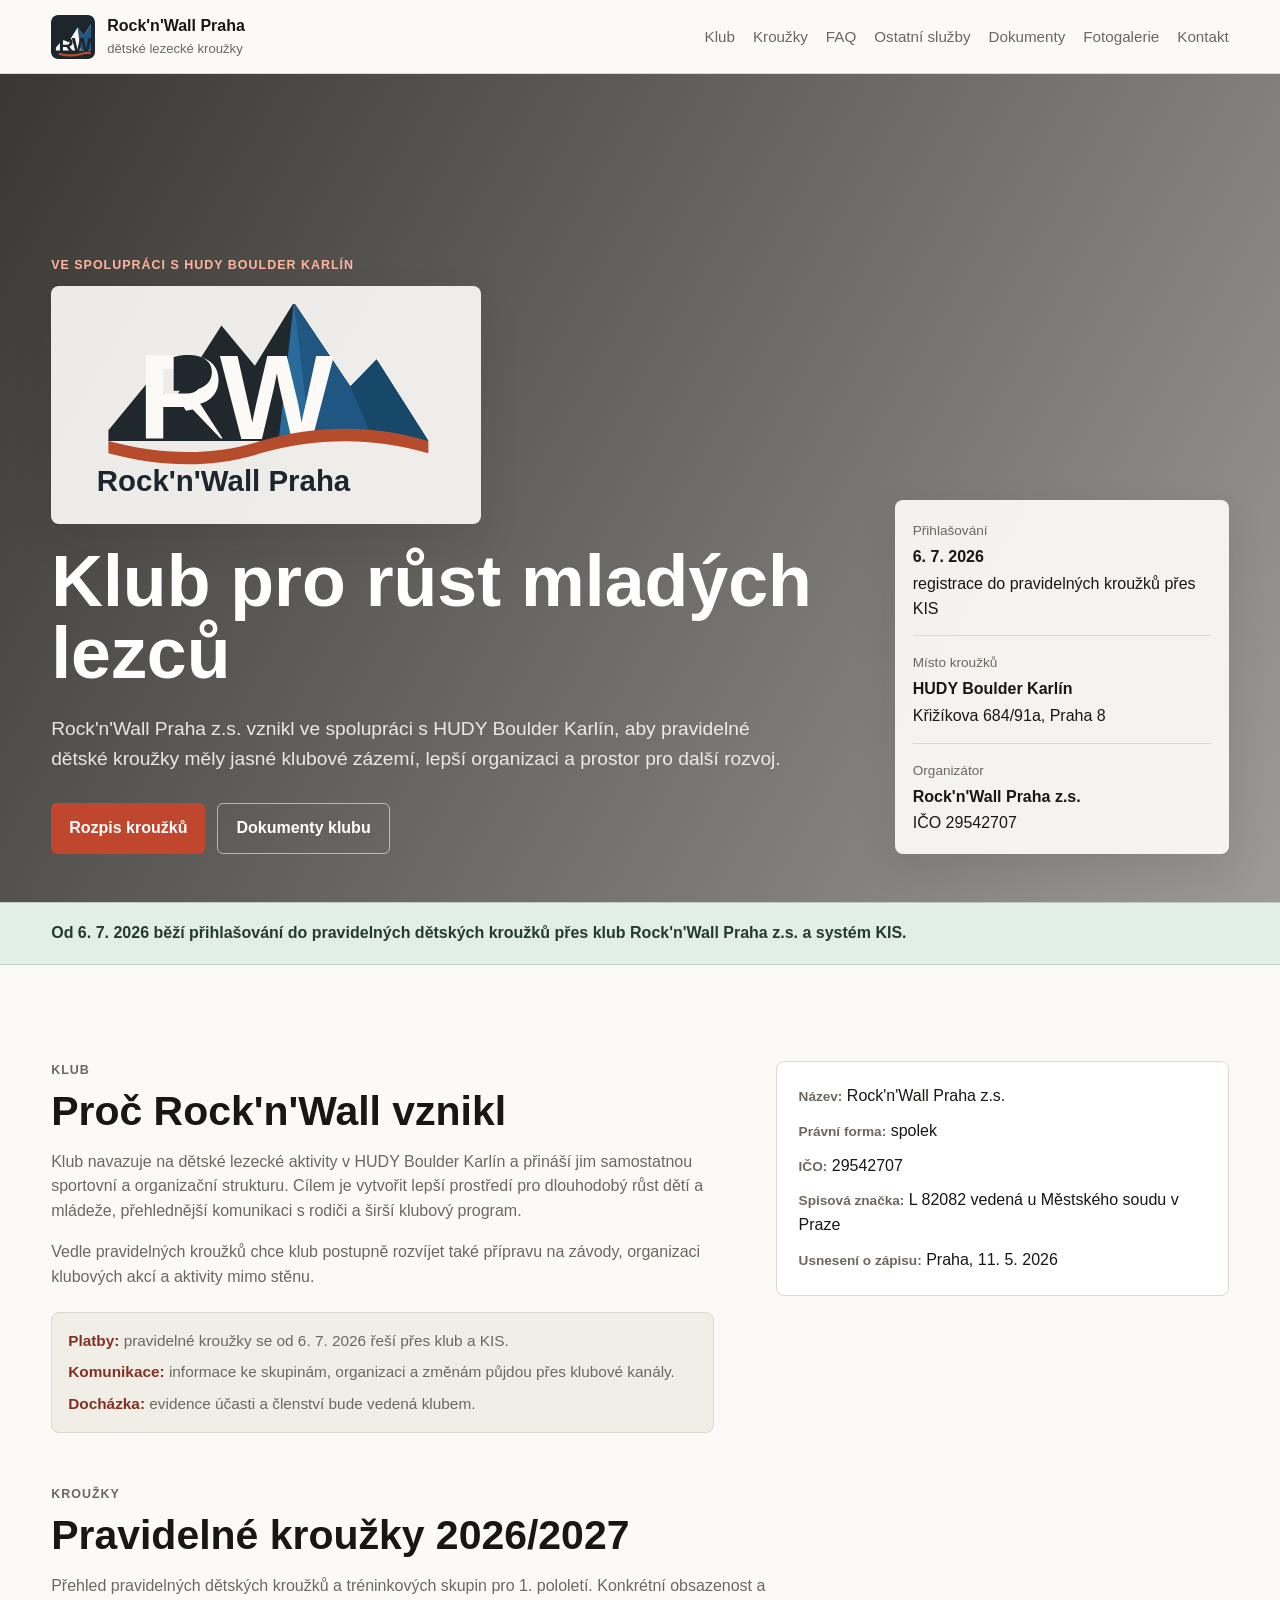
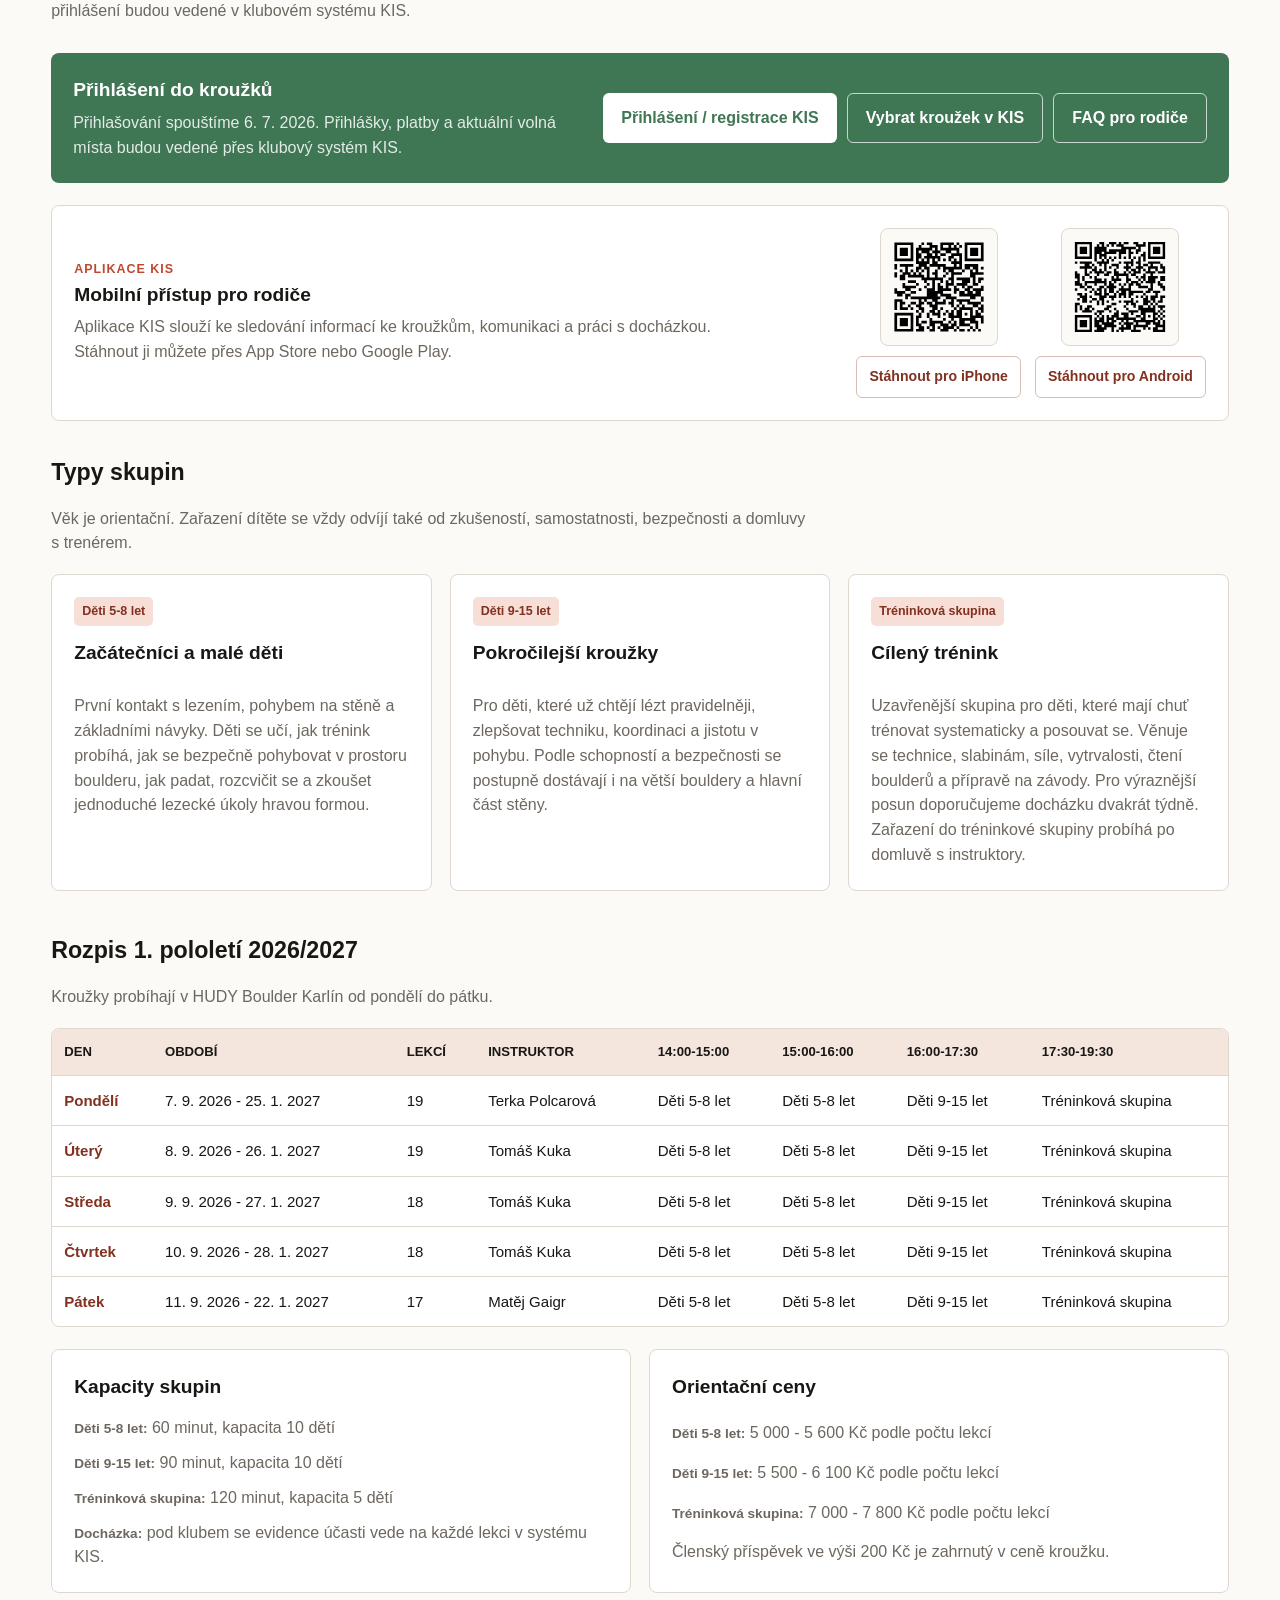
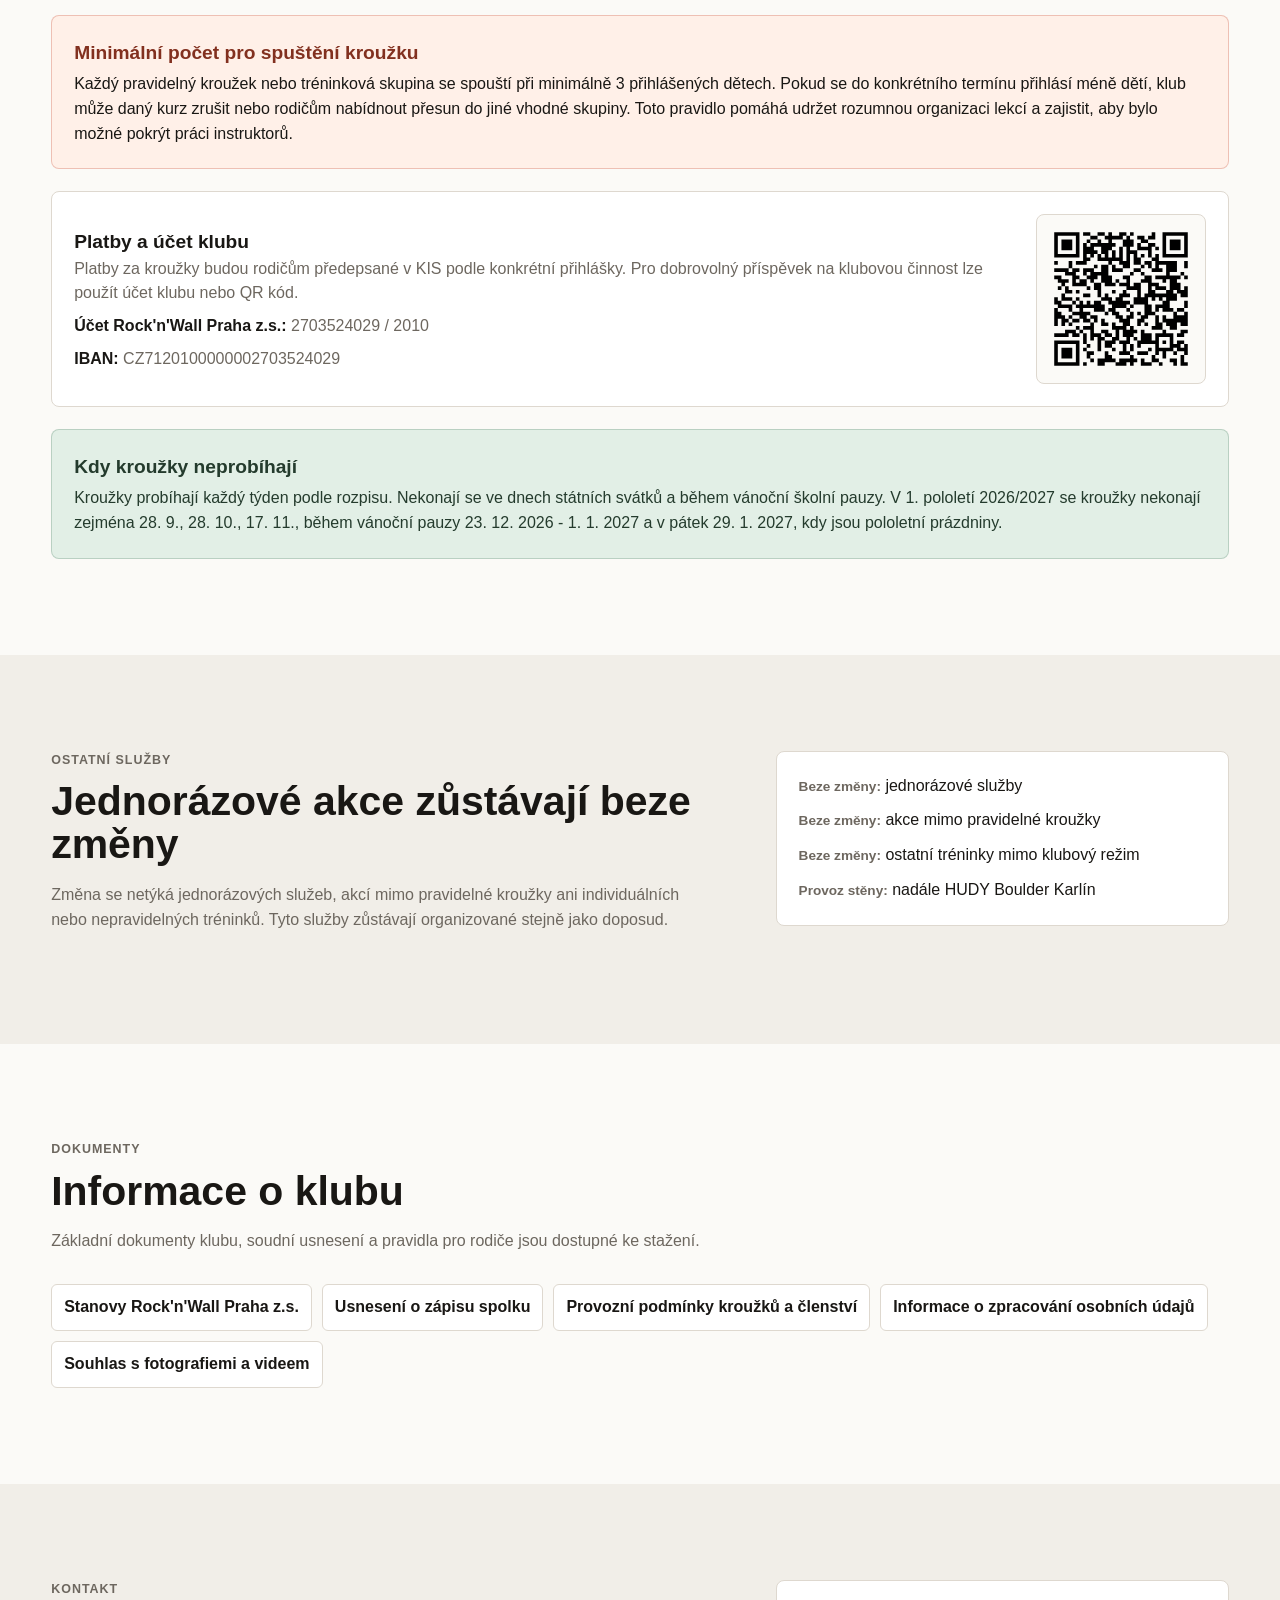
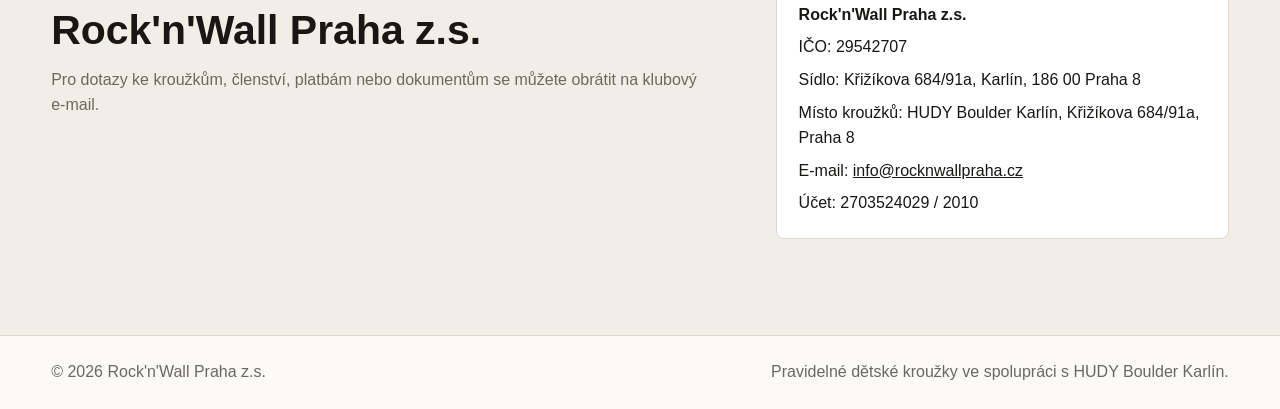
<file: index.html>
<!doctype html>
<html lang="cs">
  <head>
    <meta charset="utf-8">
    <meta name="viewport" content="width=device-width, initial-scale=1">
    <title>Rock'n'Wall Praha z.s. | Klubové kroužky HUDY Boulder Karlín</title>
    <meta name="description" content="Rock'n'Wall Praha z.s. spouští od 6. 7. 2026 přihlašování do pravidelných dětských kroužků v HUDY Boulder Karlín.">
    <link rel="stylesheet" href="style.css">
  </head>
  <body>
    <header class="site-header">
      <a class="brand" href="#uvod" aria-label="Rock'n'Wall Praha z.s.">
        <img class="brand-mark" src="assets/logo-rocknwall-mark.svg" alt="">
        <span>
          <strong>Rock'n'Wall Praha</strong>
          <small>dětské lezecké kroužky</small>
        </span>
      </a>
      <nav class="site-nav" aria-label="Hlavní navigace">
        <a href="#klub">Klub</a>
        <a href="#krouzky">Kroužky</a>
        <a href="faq.html">FAQ</a>
        <a href="#sluzby">Ostatní služby</a>
        <a href="#dokumenty">Dokumenty</a>
        <a href="fotogalerie.html">Fotogalerie</a>
        <a href="#kontakt">Kontakt</a>
      </nav>
    </header>

    <main>
      <section id="uvod" class="hero">
        <div class="hero-content">
          <p class="eyebrow">Ve spolupráci s HUDY Boulder Karlín</p>
          <img class="hero-logo" src="assets/logo-rocknwall-praha.svg" alt="Rock'n'Wall Praha">
          <h1>Klub pro růst mladých lezců</h1>
          <p class="lead">
            Rock'n'Wall Praha z.s. vznikl ve spolupráci s HUDY Boulder Karlín, aby pravidelné
            dětské kroužky měly jasné klubové zázemí, lepší organizaci a prostor pro další rozvoj.
          </p>
          <div class="hero-actions">
            <a class="button primary" href="#krouzky">Rozpis kroužků</a>
            <a class="button secondary" href="#dokumenty">Dokumenty klubu</a>
          </div>
        </div>
        <aside class="hero-panel" aria-label="Rychlé informace">
          <div>
            <span>Přihlašování</span>
            <strong>6. 7. 2026</strong>
            <p>registrace do pravidelných kroužků přes KIS</p>
          </div>
          <div>
            <span>Místo kroužků</span>
            <strong>HUDY Boulder Karlín</strong>
            <p>Křižíkova 684/91a, Praha 8</p>
          </div>
          <div>
            <span>Organizátor</span>
            <strong>Rock'n'Wall Praha z.s.</strong>
            <p>IČO 29542707</p>
          </div>
        </aside>
      </section>

      <section class="notice">
        <strong>Od 6. 7. 2026 běží přihlašování do pravidelných dětských kroužků přes klub Rock'n'Wall Praha z.s. a systém KIS.</strong>
      </section>

      <section id="klub" class="section split">
        <div>
          <p class="eyebrow">Klub</p>
          <h2>Proč Rock'n'Wall vznikl</h2>
          <p>
            Klub navazuje na dětské lezecké aktivity v HUDY Boulder Karlín a přináší jim
            samostatnou sportovní a organizační strukturu. Cílem je vytvořit lepší prostředí
            pro dlouhodobý růst dětí a mládeže, přehlednější komunikaci s rodiči a širší
            klubový program.
          </p>
          <p>
            Vedle pravidelných kroužků chce klub postupně rozvíjet také přípravu na závody,
            organizaci klubových akcí a aktivity mimo stěnu.
          </p>
          <div class="club-note">
            <p><strong>Platby:</strong> pravidelné kroužky se od 6. 7. 2026 řeší přes klub a KIS.</p>
            <p><strong>Komunikace:</strong> informace ke skupinám, organizaci a změnám půjdou přes klubové kanály.</p>
            <p><strong>Docházka:</strong> evidence účasti a členství bude vedená klubem.</p>
          </div>
        </div>
        <div class="info-list">
          <p><strong>Název:</strong> Rock'n'Wall Praha z.s.</p>
          <p><strong>Právní forma:</strong> spolek</p>
          <p><strong>IČO:</strong> 29542707</p>
          <p><strong>Spisová značka:</strong> L 82082 vedená u Městského soudu v Praze</p>
          <p><strong>Usnesení o zápisu:</strong> Praha, 11. 5. 2026</p>
        </div>
      </section>

      <section id="krouzky" class="section">
        <div class="section-head">
          <p class="eyebrow">Kroužky</p>
          <h2>Pravidelné kroužky 2026/2027</h2>
          <p>
            Přehled pravidelných dětských kroužků a tréninkových skupin pro 1. pololetí.
            Konkrétní obsazenost a přihlášení budou vedené v klubovém systému KIS.
          </p>
        </div>

        <div class="signup-box">
          <div>
            <h3>Přihlášení do kroužků</h3>
            <p>
              Přihlašování spouštíme 6. 7. 2026. Přihlášky, platby a aktuální volná
              místa budou vedené přes klubový systém KIS.
            </p>
          </div>
          <div class="signup-actions">
            <a class="button primary" href="https://clen.rocknwallpraha.cz" target="_blank" rel="noopener noreferrer">Přihlášení / registrace KIS</a>
            <a class="button secondary" href="https://clen.rocknwallpraha.cz/v2/registration" target="_blank" rel="noopener noreferrer">Vybrat kroužek v KIS</a>
            <a class="button secondary" href="faq.html">FAQ pro rodiče</a>
          </div>
        </div>

        <div class="app-download">
          <div>
            <p class="eyebrow">Aplikace KIS</p>
            <h3>Mobilní přístup pro rodiče</h3>
            <p>
              Aplikace KIS slouží ke sledování informací ke kroužkům, komunikaci a práci
              s docházkou. Stáhnout ji můžete přes App Store nebo Google Play.
            </p>
          </div>
          <div class="app-links" aria-label="Stažení aplikace KIS">
            <article>
              <img src="assets/qr-kis-ios.svg" alt="QR kód pro stažení aplikace KIS v App Store">
              <a class="button secondary dark" href="https://apps.apple.com/cz/app/kis/id6447163271" target="_blank" rel="noopener noreferrer">Stáhnout pro iPhone</a>
            </article>
            <article>
              <img src="assets/qr-kis-android.svg" alt="QR kód pro stažení aplikace KIS v Google Play">
              <a class="button secondary dark" href="https://play.google.com/store/apps/details?id=cz.esports.kis2&amp;hl=cs" target="_blank" rel="noopener noreferrer">Stáhnout pro Android</a>
            </article>
          </div>
        </div>

        <div class="section-head compact">
          <h3>Typy skupin</h3>
          <p>
            Věk je orientační. Zařazení dítěte se vždy odvíjí také od zkušeností, samostatnosti,
            bezpečnosti a domluvy s trenérem.
          </p>
        </div>
        <div class="grid three course-types">
          <article class="card">
            <span class="course-label">Děti 5-8 let</span>
            <h3>Začátečníci a malé děti</h3>
            <p>
              První kontakt s lezením, pohybem na stěně a základními návyky. Děti se učí,
              jak trénink probíhá, jak se bezpečně pohybovat v prostoru boulderu, jak padat,
              rozcvičit se a zkoušet jednoduché lezecké úkoly hravou formou.
            </p>
          </article>
          <article class="card">
            <span class="course-label">Děti 9-15 let</span>
            <h3>Pokročilejší kroužky</h3>
            <p>
              Pro děti, které už chtějí lézt pravidelněji, zlepšovat techniku, koordinaci
              a jistotu v pohybu. Podle schopností a bezpečnosti se postupně dostávají i na
              větší bouldery a hlavní část stěny.
            </p>
          </article>
          <article class="card">
            <span class="course-label">Tréninková skupina</span>
            <h3>Cílený trénink</h3>
            <p>
              Uzavřenější skupina pro děti, které mají chuť trénovat systematicky a posouvat se.
              Věnuje se technice, slabinám, síle, vytrvalosti, čtení boulderů a přípravě na závody.
              Pro výraznější posun doporučujeme docházku dvakrát týdně. Zařazení do tréninkové
              skupiny probíhá po domluvě s instruktory.
            </p>
          </article>
        </div>

        <div class="table-section">
          <div class="section-head compact">
            <h3>Rozpis 1. pololetí 2026/2027</h3>
            <p>Kroužky probíhají v HUDY Boulder Karlín od pondělí do pátku.</p>
          </div>
          <div class="table-wrap">
            <table>
              <thead>
                <tr>
                  <th>Den</th>
                  <th>Období</th>
                  <th>Lekcí</th>
                  <th>Instruktor</th>
                  <th>14:00-15:00</th>
                  <th>15:00-16:00</th>
                  <th>16:00-17:30</th>
                  <th>17:30-19:30</th>
                </tr>
              </thead>
              <tbody>
                <tr>
                  <th>Pondělí</th>
                  <td>7. 9. 2026 - 25. 1. 2027</td>
                  <td>19</td>
                  <td>Terka Polcarová</td>
                  <td>Děti 5-8 let</td>
                  <td>Děti 5-8 let</td>
                  <td>Děti 9-15 let</td>
                  <td>Tréninková skupina</td>
                </tr>
                <tr>
                  <th>Úterý</th>
                  <td>8. 9. 2026 - 26. 1. 2027</td>
                  <td>19</td>
                  <td>Tomáš Kuka</td>
                  <td>Děti 5-8 let</td>
                  <td>Děti 5-8 let</td>
                  <td>Děti 9-15 let</td>
                  <td>Tréninková skupina</td>
                </tr>
                <tr>
                  <th>Středa</th>
                  <td>9. 9. 2026 - 27. 1. 2027</td>
                  <td>18</td>
                  <td>Tomáš Kuka</td>
                  <td>Děti 5-8 let</td>
                  <td>Děti 5-8 let</td>
                  <td>Děti 9-15 let</td>
                  <td>Tréninková skupina</td>
                </tr>
                <tr>
                  <th>Čtvrtek</th>
                  <td>10. 9. 2026 - 28. 1. 2027</td>
                  <td>18</td>
                  <td>Tomáš Kuka</td>
                  <td>Děti 5-8 let</td>
                  <td>Děti 5-8 let</td>
                  <td>Děti 9-15 let</td>
                  <td>Tréninková skupina</td>
                </tr>
                <tr>
                  <th>Pátek</th>
                  <td>11. 9. 2026 - 22. 1. 2027</td>
                  <td>17</td>
                  <td>Matěj Gaigr</td>
                  <td>Děti 5-8 let</td>
                  <td>Děti 5-8 let</td>
                  <td>Děti 9-15 let</td>
                  <td>Tréninková skupina</td>
                </tr>
              </tbody>
            </table>
          </div>
        </div>

        <div class="grid two details-grid">
          <div class="info-list">
            <h3>Kapacity skupin</h3>
            <p><strong>Děti 5-8 let:</strong> 60 minut, kapacita 10 dětí</p>
            <p><strong>Děti 9-15 let:</strong> 90 minut, kapacita 10 dětí</p>
            <p><strong>Tréninková skupina:</strong> 120 minut, kapacita 5 dětí</p>
            <p><strong>Docházka:</strong> pod klubem se evidence účasti vede na každé lekci v systému KIS.</p>
          </div>
          <div class="info-list">
            <h3>Orientační ceny</h3>
            <p><strong>Děti 5-8 let:</strong> 5 000 - 5 600 Kč podle počtu lekcí</p>
            <p><strong>Děti 9-15 let:</strong> 5 500 - 6 100 Kč podle počtu lekcí</p>
            <p><strong>Tréninková skupina:</strong> 7 000 - 7 800 Kč podle počtu lekcí</p>
            <p>Členský příspěvek ve výši 200 Kč je zahrnutý v ceně kroužku.</p>
          </div>
        </div>

        <div class="schedule-note important-note">
          <h3>Minimální počet pro spuštění kroužku</h3>
          <p>
            Každý pravidelný kroužek nebo tréninková skupina se spouští při minimálně 3 přihlášených dětech.
            Pokud se do konkrétního termínu přihlásí méně dětí, klub může daný kurz zrušit nebo rodičům
            nabídnout přesun do jiné vhodné skupiny. Toto pravidlo pomáhá udržet rozumnou organizaci lekcí
            a zajistit, aby bylo možné pokrýt práci instruktorů.
          </p>
        </div>

        <div class="payment-box">
          <div>
            <h3>Platby a účet klubu</h3>
            <p>
              Platby za kroužky budou rodičům předepsané v KIS podle konkrétní přihlášky.
              Pro dobrovolný příspěvek na klubovou činnost lze použít účet klubu nebo QR kód.
            </p>
            <p><strong>Účet Rock'n'Wall Praha z.s.:</strong> 2703524029 / 2010</p>
            <p><strong>IBAN:</strong> CZ7120100000002703524029</p>
          </div>
          <img src="assets/qr-dobrovolny-prispevek.svg" alt="QR kód pro dobrovolný příspěvek na účet Rock'n'Wall Praha z.s.">
        </div>

        <div class="schedule-note">
          <h3>Kdy kroužky neprobíhají</h3>
          <p>
            Kroužky probíhají každý týden podle rozpisu. Nekonají se ve dnech státních svátků
            a během vánoční školní pauzy. V 1. pololetí 2026/2027 se kroužky nekonají zejména
            28. 9., 28. 10., 17. 11., během vánoční pauzy 23. 12. 2026 - 1. 1. 2027
            a v pátek 29. 1. 2027, kdy jsou pololetní prázdniny.
          </p>
        </div>
      </section>

      <section id="sluzby" class="section split muted">
        <div>
          <p class="eyebrow">Ostatní služby</p>
          <h2>Jednorázové akce zůstávají beze změny</h2>
          <p>
            Změna se netýká jednorázových služeb, akcí mimo pravidelné kroužky ani individuálních
            nebo nepravidelných tréninků. Tyto služby zůstávají organizované stejně jako doposud.
          </p>
        </div>
        <div class="info-list">
          <p><strong>Beze změny:</strong> jednorázové služby</p>
          <p><strong>Beze změny:</strong> akce mimo pravidelné kroužky</p>
          <p><strong>Beze změny:</strong> ostatní tréninky mimo klubový režim</p>
          <p><strong>Provoz stěny:</strong> nadále HUDY Boulder Karlín</p>
        </div>
      </section>

      <section id="dokumenty" class="section">
        <div class="section-head">
          <p class="eyebrow">Dokumenty</p>
          <h2>Informace o klubu</h2>
          <p>
            Základní dokumenty klubu, soudní usnesení a pravidla pro rodiče jsou dostupné
            ke stažení.
          </p>
        </div>
        <div class="documents">
          <a href="dokumenty/stanovy-rocknwall-praha.docx">Stanovy Rock'n'Wall Praha z.s.</a>
          <a href="dokumenty/usneseni-o-zapisu-rocknwall-praha.pdf">Usnesení o zápisu spolku</a>
          <a href="dokumenty/Provozni_podminky_krouzku_a_clenstvi.docx">Provozní podmínky kroužků a členství</a>
          <a href="dokumenty/GDPR_informace_pro_rodice.docx">Informace o zpracování osobních údajů</a>
          <a href="dokumenty/Souhlas_foto_video_samostatny.docx">Souhlas s fotografiemi a videem</a>
        </div>
      </section>

      <section id="kontakt" class="section split muted">
        <div>
          <p class="eyebrow">Kontakt</p>
          <h2>Rock'n'Wall Praha z.s.</h2>
          <p>
            Pro dotazy ke kroužkům, členství, platbám nebo dokumentům se můžete obrátit
            na klubový e-mail.
          </p>
        </div>
        <address class="contact-box">
          <strong>Rock'n'Wall Praha z.s.</strong>
          <span>IČO: 29542707</span>
          <span>Sídlo: Křižíkova 684/91a, Karlín, 186 00 Praha 8</span>
          <span>Místo kroužků: HUDY Boulder Karlín, Křižíkova 684/91a, Praha 8</span>
          <span>E-mail: <a href="mailto:info@rocknwallpraha.cz">info@rocknwallpraha.cz</a></span>
          <span>Účet: 2703524029 / 2010</span>
        </address>
      </section>
    </main>

    <footer class="site-footer">
      <p>© 2026 Rock'n'Wall Praha z.s.</p>
      <p>Pravidelné dětské kroužky ve spolupráci s HUDY Boulder Karlín.</p>
    </footer>
  </body>
</html>
</file>
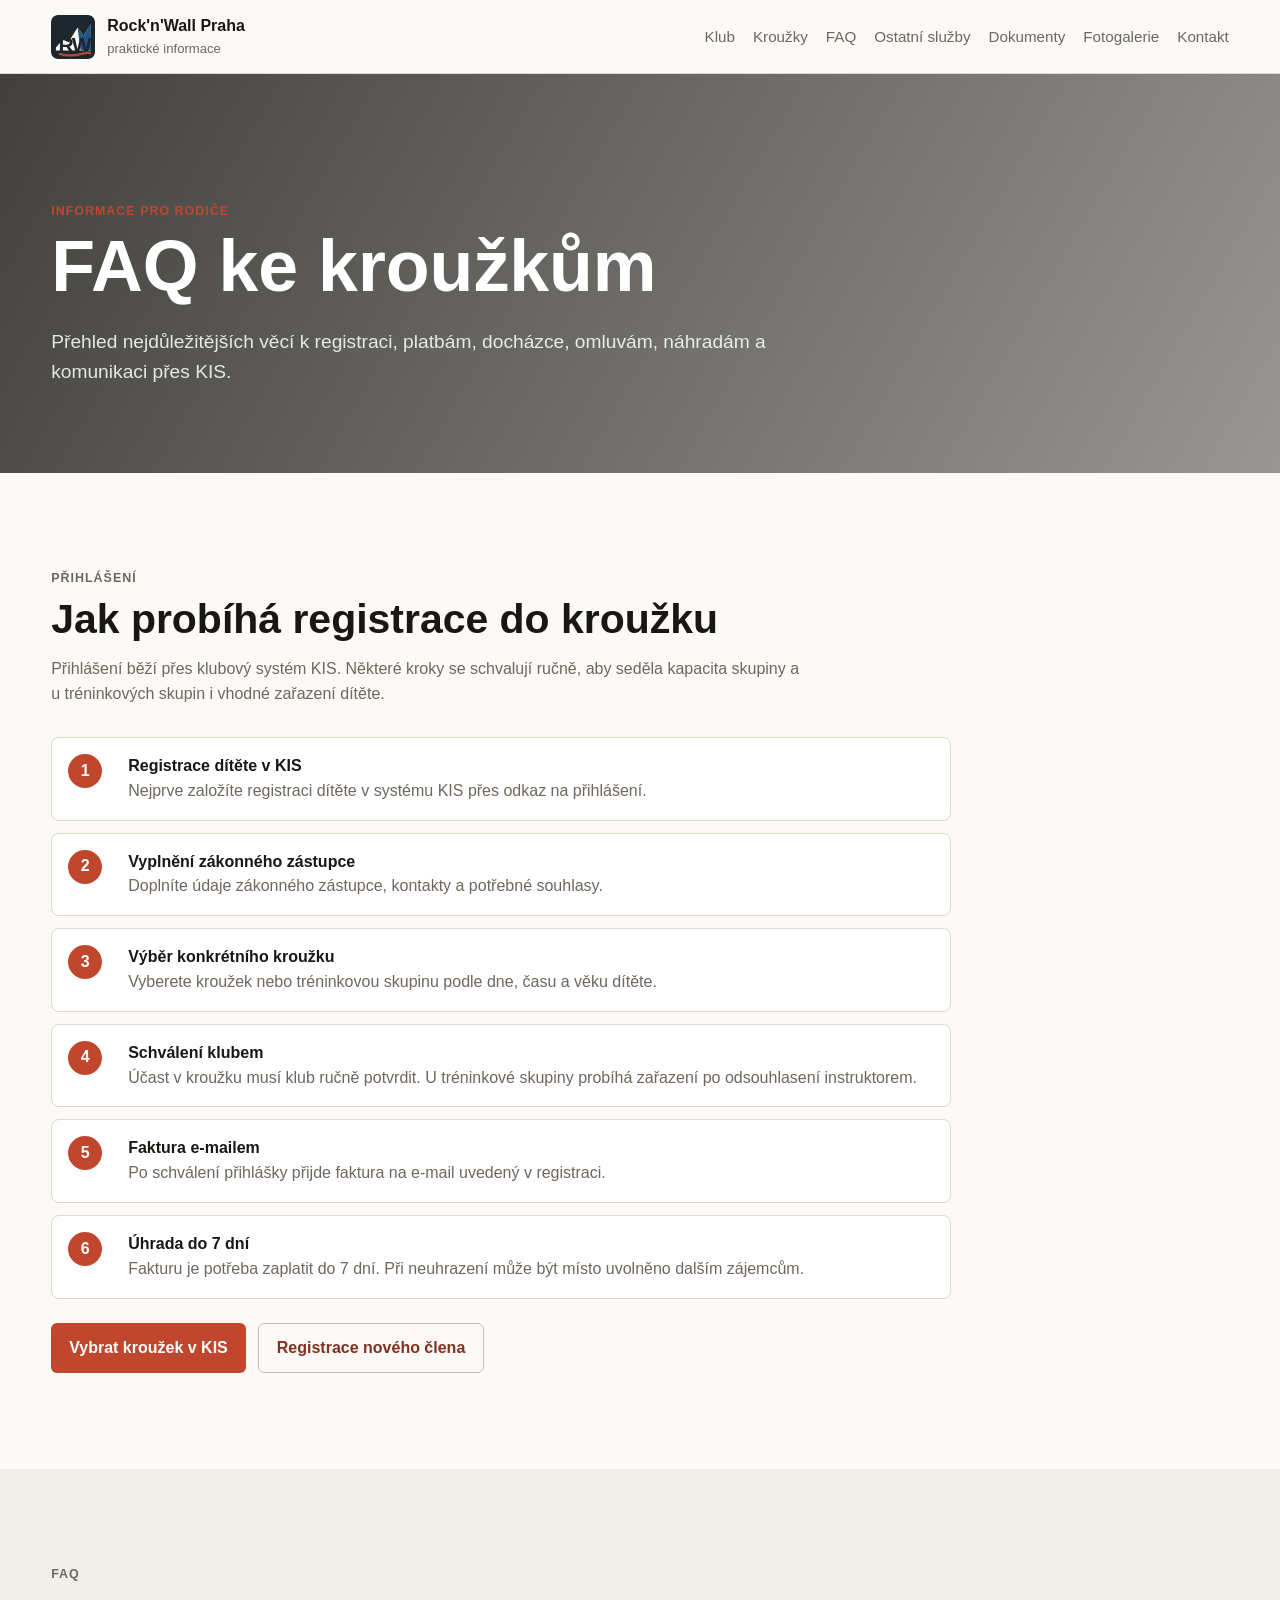
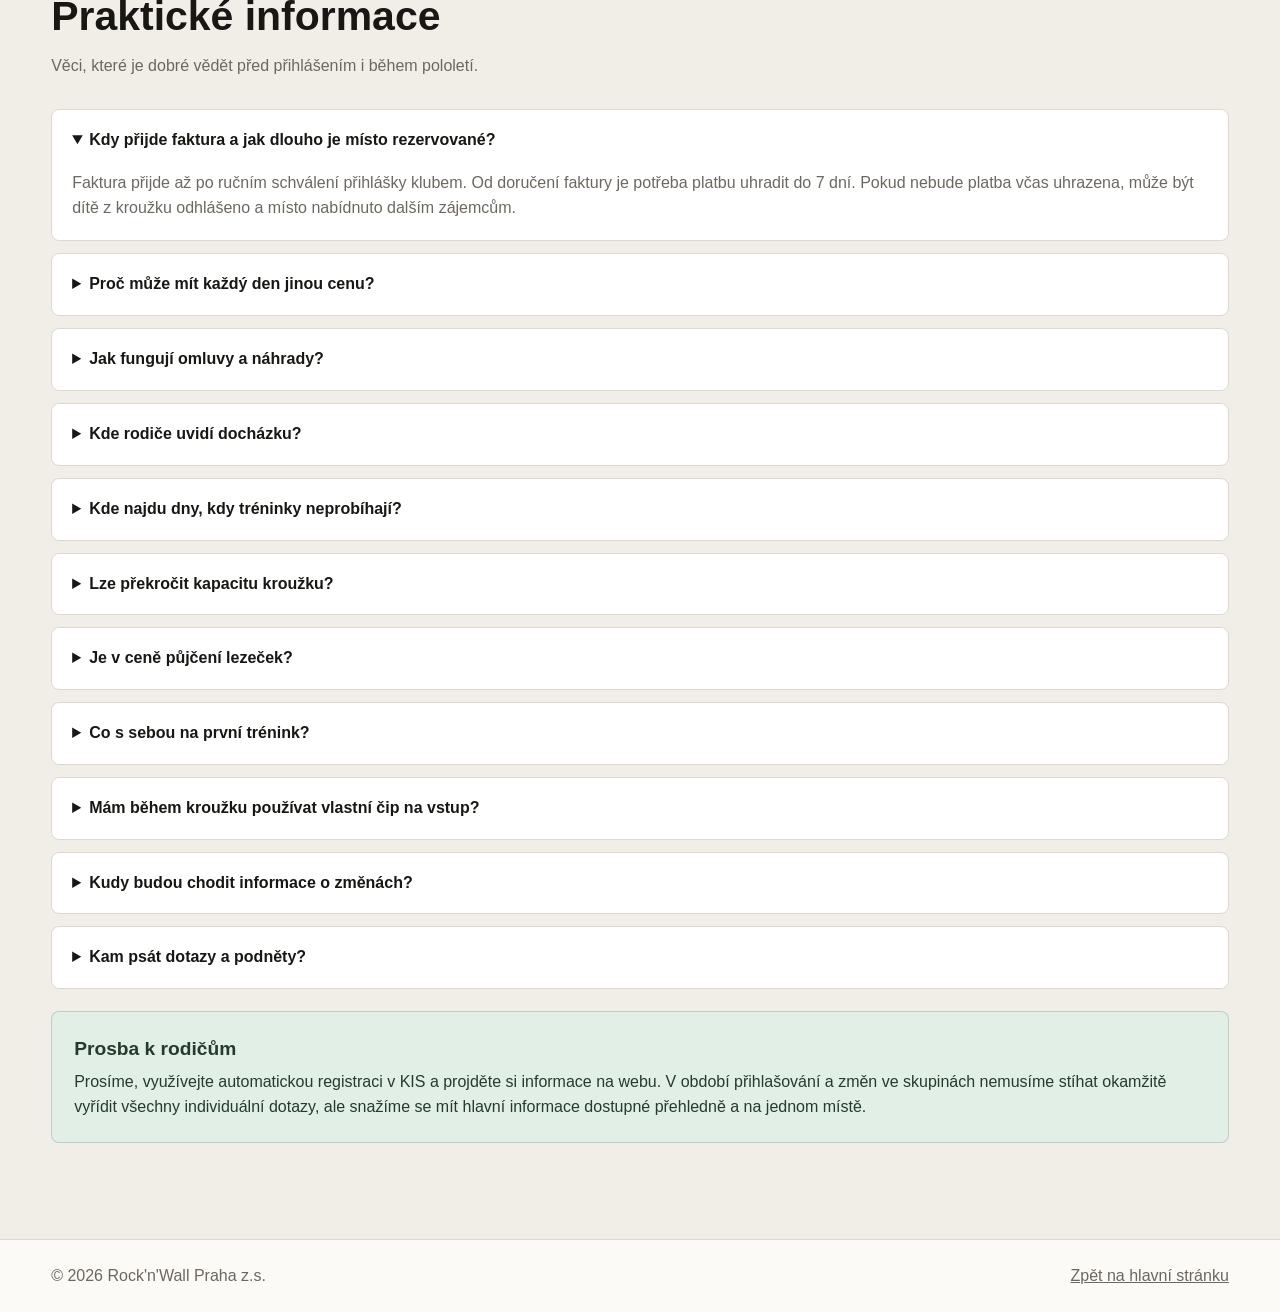
<file: faq.html>
<!doctype html>
<html lang="cs">
  <head>
    <meta charset="utf-8">
    <meta name="viewport" content="width=device-width, initial-scale=1">
    <title>FAQ pro rodiče | Rock'n'Wall Praha z.s.</title>
    <meta name="description" content="Praktické informace k přihlášení do kroužků Rock'n'Wall Praha z.s., platbám, náhradám, docházce a komunikaci v systému KIS.">
    <link rel="stylesheet" href="style.css?v=kis-gallery-20261006">
  </head>
  <body>
    <header class="site-header">
      <a class="brand" href="index.html#uvod" aria-label="Rock'n'Wall Praha z.s.">
        <img class="brand-mark" src="assets/logo-rocknwall-mark.svg" alt="">
        <span>
          <strong>Rock'n'Wall Praha</strong>
          <small>praktické informace</small>
        </span>
      </a>
      <nav class="site-nav" aria-label="Hlavní navigace">
        <a href="index.html#klub">Klub</a>
        <a href="index.html#krouzky">Kroužky</a>
        <a href="faq.html" aria-current="page">FAQ</a>
        <a href="index.html#sluzby">Ostatní služby</a>
        <a href="index.html#dokumenty">Dokumenty</a>
        <a href="fotogalerie.html">Fotogalerie</a>
        <a href="index.html#kontakt">Kontakt</a>
      </nav>
    </header>

    <main>
      <section class="page-hero faq-hero">
        <div>
          <p class="eyebrow">Informace pro rodiče</p>
          <h1>FAQ ke kroužkům</h1>
          <p class="lead">
            Přehled nejdůležitějších věcí k registraci, platbám, docházce, omluvám,
            náhradám a komunikaci přes KIS.
          </p>
        </div>
      </section>

      <section class="section">
        <div class="section-head">
          <p class="eyebrow">Přihlášení</p>
          <h2>Jak probíhá registrace do kroužku</h2>
          <p>
            Přihlášení běží přes klubový systém KIS. Některé kroky se schvalují ručně,
            aby seděla kapacita skupiny a u tréninkových skupin i vhodné zařazení dítěte.
          </p>
        </div>

        <ol class="steps faq-steps">
          <li>
            <div>
              <strong>Registrace dítěte v KIS</strong>
              <span>Nejprve založíte registraci dítěte v systému KIS přes odkaz na přihlášení.</span>
            </div>
          </li>
          <li>
            <div>
              <strong>Vyplnění zákonného zástupce</strong>
              <span>Doplníte údaje zákonného zástupce, kontakty a potřebné souhlasy.</span>
            </div>
          </li>
          <li>
            <div>
              <strong>Výběr konkrétního kroužku</strong>
              <span>Vyberete kroužek nebo tréninkovou skupinu podle dne, času a věku dítěte.</span>
            </div>
          </li>
          <li>
            <div>
              <strong>Schválení klubem</strong>
              <span>Účast v kroužku musí klub ručně potvrdit. U tréninkové skupiny probíhá zařazení po odsouhlasení instruktorem.</span>
            </div>
          </li>
          <li>
            <div>
              <strong>Faktura e-mailem</strong>
              <span>Po schválení přihlášky přijde faktura na e-mail uvedený v registraci.</span>
            </div>
          </li>
          <li>
            <div>
              <strong>Úhrada do 7 dní</strong>
              <span>Fakturu je potřeba zaplatit do 7 dní. Při neuhrazení může být místo uvolněno dalším zájemcům.</span>
            </div>
          </li>
        </ol>

        <div class="faq-actions">
          <a class="button primary" href="https://clen.rocknwallpraha.cz/v2/registration" target="_blank" rel="noopener noreferrer">Vybrat kroužek v KIS</a>
          <a class="button secondary dark" href="https://clen.rocknwallpraha.cz" target="_blank" rel="noopener noreferrer">Registrace nového člena</a>
        </div>
      </section>

      <section class="section muted">
        <div class="section-head">
          <p class="eyebrow">FAQ</p>
          <h2>Praktické informace</h2>
          <p>
            Věci, které je dobré vědět před přihlášením i během pololetí.
          </p>
        </div>

        <div class="faq-list">
          <details class="faq-item" open>
            <summary>Kdy přijde faktura a jak dlouho je místo rezervované?</summary>
            <p>
              Faktura přijde až po ručním schválení přihlášky klubem. Od doručení faktury je potřeba
              platbu uhradit do 7 dní. Pokud nebude platba včas uhrazena, může být dítě z kroužku
              odhlášeno a místo nabídnuto dalším zájemcům.
            </p>
          </details>

          <details class="faq-item">
            <summary>Proč může mít každý den jinou cenu?</summary>
            <p>
              Každý kurz může mít podle dne v týdnu jiný počet lekcí. Cena se proto může lišit podle
              toho, kolik lekcí v daném pololetí skutečně proběhne. Členský příspěvek ve výši
              200 Kč je zahrnutý v ceně kroužku.
            </p>
          </details>

          <details class="faq-item" id="nahrady">
            <summary>Jak fungují omluvy a náhrady?</summary>
            <p>
              Omluva z lekce je možná nejpozději 6 hodin před začátkem lekce, tedy obvykle ráno
              v den tréninku. Náhrady se čerpají pouze v rámci stejného pololetí a ve stejné skupině
              nebo v podobné skupině napříč týdnem, podle aktuální kapacity. Náhrady jsou nepřenosné
              a není možné je refundovat.
            </p>
            <p>
              V KIS najdete v sekci tréninky den, kdy se dítě nemůže zúčastnit, zvolíte
              <strong>nezúčastním se</strong> a tím vznikne náhrada. Nahoře vpravo v sekci tréninky
              je možné přepnout mezi běžnými tréninky a náhradními tréninky. V náhradních trénincích
              si vyberete termín, který vám vyhovuje, otevřete ho a zvolíte <strong>zúčastním se</strong>.
              Vybírat lze jen ze skupin povolených k náhradě, tedy zpravidla ze stejné nebo podobné skupiny.
            </p>

            <div class="kis-guides">
              <details class="kis-guide" id="nahrady-aplikace">
                <summary>Náhrady v aplikaci</summary>
                <div class="kis-guide-body">
                  <p>Obrázkový postup od omluvení lekce až po přihlášení na náhradní trénink.</p>
                  <p class="kis-guide-hint">Kliknutím na obrázek jej zvětšíte v nové kartě.</p>
                  <ol class="kis-guide-steps kis-guide-aplikace">
                    <li>
                      <h3>1. Otevřete aplikaci KIS</h3>
                      <p>Přihlaste se do svého klubového účtu.</p>
                      <div class="kis-guide-images">
                    <figure>
                      <a href="assets/navod-kis-aplikace-1.png" target="_blank" rel="noopener noreferrer" aria-label="Spuštění aplikace KIS 2.0 – zvětšit v nové kartě">
                        <img src="assets/navod-kis-aplikace-1.png" alt="Spuštění aplikace KIS 2.0" width="1179" height="2556" loading="lazy" decoding="async">
                      </a>
                    </figure>
                      </div>
                    </li>
                    <li>
                      <h3>2. Vyberte trénink k omluvení</h3>
                      <p>Na stránce Přehled nebo v sekci Tréninky klepněte na symbol docházky u příslušného termínu.</p>
                      <div class="kis-guide-images">
                    <figure>
                      <a href="assets/navod-kis-aplikace-2a.png" target="_blank" rel="noopener noreferrer" aria-label="Výběr docházky u tréninku na stránce Přehled – zvětšit v nové kartě">
                        <img src="assets/navod-kis-aplikace-2a.png" alt="Výběr docházky u tréninku na stránce Přehled" width="1179" height="2556" loading="lazy" decoding="async">
                      </a>
                    </figure>
                    <figure>
                      <a href="assets/navod-kis-aplikace-2b.png" target="_blank" rel="noopener noreferrer" aria-label="Výběr docházky u tréninku v sekci Tréninky – zvětšit v nové kartě">
                        <img src="assets/navod-kis-aplikace-2b.png" alt="Výběr docházky u tréninku v sekci Tréninky" width="1179" height="2556" loading="lazy" decoding="async">
                      </a>
                    </figure>
                      </div>
                    </li>
                    <li>
                      <h3>3. Zvolte „Neúčastním se“</h3>
                      <p>V nabídce docházky vyberte červenou možnost Neúčastním se.</p>
                      <div class="kis-guide-images">
                    <figure>
                      <a href="assets/navod-kis-aplikace-3.png" target="_blank" rel="noopener noreferrer" aria-label="Volba Neúčastním se v nabídce docházky – zvětšit v nové kartě">
                        <img src="assets/navod-kis-aplikace-3.png" alt="Volba Neúčastním se v nabídce docházky" width="1179" height="2556" loading="lazy" decoding="async">
                      </a>
                    </figure>
                      </div>
                    </li>
                    <li>
                      <h3>4. Potvrďte omluvu</h3>
                      <p>Napište důvod neúčasti a klepněte na Odmítnout účast.</p>
                      <div class="kis-guide-images">
                    <figure>
                      <a href="assets/navod-kis-aplikace-4.png" target="_blank" rel="noopener noreferrer" aria-label="Vyplnění důvodu a potvrzení tlačítkem Odmítnout účast – zvětšit v nové kartě">
                        <img src="assets/navod-kis-aplikace-4.png" alt="Vyplnění důvodu a potvrzení tlačítkem Odmítnout účast" width="1179" height="2556" loading="lazy" decoding="async">
                      </a>
                    </figure>
                      </div>
                    </li>
                    <li>
                      <h3>5. Přejděte do menu</h3>
                      <p>Postupujte podle označených kliknutí č. 1 a č. 2 v pravém dolním rohu.</p>
                      <div class="kis-guide-images">
                    <figure>
                      <a href="assets/navod-kis-aplikace-5a.png" target="_blank" rel="noopener noreferrer" aria-label="Krok 5, první kliknutí: nabídka vpravo dole na stránce Přehled – zvětšit v nové kartě">
                        <img src="assets/navod-kis-aplikace-5a.png" alt="Krok 5, první kliknutí: nabídka vpravo dole na stránce Přehled" width="1179" height="2556" loading="lazy" decoding="async">
                      </a>
                    </figure>
                    <figure>
                      <a href="assets/navod-kis-aplikace-5b.png" target="_blank" rel="noopener noreferrer" aria-label="Krok 5, druhé kliknutí: označené tlačítko vpravo dole – zvětšit v nové kartě">
                        <img src="assets/navod-kis-aplikace-5b.png" alt="Krok 5, druhé kliknutí: označené tlačítko vpravo dole" width="1179" height="2556" loading="lazy" decoding="async">
                      </a>
                    </figure>
                      </div>
                    </li>
                    <li>
                      <h3>6. Otevřete „Náhradní tréninky“</h3>
                      <p>V menu vyberte položku Náhradní tréninky.</p>
                      <div class="kis-guide-images">
                    <figure>
                      <a href="assets/navod-kis-aplikace-6.png" target="_blank" rel="noopener noreferrer" aria-label="Položka Náhradní tréninky v menu aplikace – zvětšit v nové kartě">
                        <img src="assets/navod-kis-aplikace-6.png" alt="Položka Náhradní tréninky v menu aplikace" width="1179" height="2556" loading="lazy" decoding="async">
                      </a>
                    </figure>
                      </div>
                    </li>
                    <li>
                      <h3>7. Vyberte náhradní termín</h3>
                      <p>U vhodného volného termínu klepněte na fajfku vpravo.</p>
                      <div class="kis-guide-images">
                    <figure>
                      <a href="assets/navod-kis-aplikace-7.png" target="_blank" rel="noopener noreferrer" aria-label="Výběr náhradního tréninku pomocí fajfky vedle termínu – zvětšit v nové kartě">
                        <img src="assets/navod-kis-aplikace-7.png" alt="Výběr náhradního tréninku pomocí fajfky vedle termínu" width="1179" height="2556" loading="lazy" decoding="async">
                      </a>
                    </figure>
                      </div>
                    </li>
                    <li>
                      <h3>8. Zkontrolujte potvrzení</h3>
                      <p>Úspěšné přihlášení poznáte podle zprávy Náhradní trénink přihlášen a zelené fajfky u termínu.</p>
                      <div class="kis-guide-images">
                    <figure>
                      <a href="assets/navod-kis-aplikace-8.png" target="_blank" rel="noopener noreferrer" aria-label="Potvrzení Náhradní trénink přihlášen a zelená fajfka – zvětšit v nové kartě">
                        <img src="assets/navod-kis-aplikace-8.png" alt="Potvrzení Náhradní trénink přihlášen a zelená fajfka" width="1179" height="2556" loading="lazy" decoding="async">
                      </a>
                    </figure>
                      </div>
                    </li>
                  </ol>
                </div>
              </details>
              <details class="kis-guide" id="nahrady-pc">
                <summary>Náhrady v PC</summary>
                <div class="kis-guide-body">
                  <p>Nejprve včas omluvte původní lekci v KIS. Pokud máte dostupnou náhradu, přihlaste se na ni podle následujících obrázků.</p>
                  <p class="kis-guide-hint">Kliknutím na obrázek jej zvětšíte v nové kartě.</p>
                  <ol class="kis-guide-steps kis-guide-pc">
                    <li>
                      <h3>1. Otevřete „Tréninky“</h3>
                      <p>Ve webovém KIS klikněte na Tréninky v levém menu.</p>
                      <div class="kis-guide-images">
                    <figure>
                      <a href="assets/navod-kis-pc-1.png" target="_blank" rel="noopener noreferrer" aria-label="Položka Tréninky v levém menu webového KIS – zvětšit v nové kartě">
                        <img src="assets/navod-kis-pc-1.png" alt="Položka Tréninky v levém menu webového KIS" width="1911" height="950" loading="lazy" decoding="async">
                      </a>
                    </figure>
                      </div>
                    </li>
                    <li>
                      <h3>2. Přepněte na náhradní tréninky</h3>
                      <p>Vpravo nahoře klikněte na Náhradní tréninky.</p>
                      <div class="kis-guide-images">
                    <figure>
                      <a href="assets/navod-kis-pc-2.png" target="_blank" rel="noopener noreferrer" aria-label="Tlačítko Náhradní tréninky vpravo nahoře – zvětšit v nové kartě">
                        <img src="assets/navod-kis-pc-2.png" alt="Tlačítko Náhradní tréninky vpravo nahoře" width="1906" height="947" loading="lazy" decoding="async">
                      </a>
                    </figure>
                      </div>
                    </li>
                    <li>
                      <h3>3. Přihlaste se na náhradní termín</h3>
                      <p>Vyberte vhodný volný termín a klikněte na fajfku vpravo.</p>
                      <div class="kis-guide-images">
                    <figure>
                      <a href="assets/navod-kis-pc-3.png" target="_blank" rel="noopener noreferrer" aria-label="Přihlášení na zvolený náhradní trénink pomocí fajfky – zvětšit v nové kartě">
                        <img src="assets/navod-kis-pc-3.png" alt="Přihlášení na zvolený náhradní trénink pomocí fajfky" width="1903" height="945" loading="lazy" decoding="async">
                      </a>
                    </figure>
                      </div>
                    </li>
                  </ol>
                </div>
              </details>
            </div>
          </details>

          <details class="faq-item">
            <summary>Kde rodiče uvidí docházku?</summary>
            <p>
              Docházka bude vedená v systému KIS na každé lekci. Rodiče ji mohou sledovat ve webovém
              rozhraní KIS nebo v mobilní aplikaci.
            </p>
          </details>

          <details class="faq-item">
            <summary>Kde najdu dny, kdy tréninky neprobíhají?</summary>
            <p>
              Dny bez tréninku jsou uvedené na stránkách klubu a měly by být viditelné také v KIS.
              Prosíme rodiče, aby si termíny průběžně hlídali, zejména kolem svátků, prázdnin
              a školních pauz.
            </p>
          </details>

          <details class="faq-item">
            <summary>Lze překročit kapacitu kroužku?</summary>
            <p>
              Kapacitu jednotlivých kroužků nelze překračovat. Běžný kroužek se otevírá při minimální
              účasti 3 dětí. Pokud se do konkrétního termínu přihlásí jen jedno nebo dvě děti,
              klub může kurz zrušit nebo nabídnout přesun do jiné vhodné skupiny. Při takto nízkém
              počtu není dlouhodobě možné rozumně zajistit organizaci lekce a práci instruktora.
              Do tréninkové skupiny děti zařazují instruktoři podle vhodnosti skupiny a aktuálních možností.
            </p>
          </details>

          <details class="faq-item">
            <summary>Je v ceně půjčení lezeček?</summary>
            <p>
              Rozhodli jsme se ještě více zjednodušit a zpříjemnit navštěvování našich kroužků.
              Od nové sezóny mají děti půjčení lezeček během kroužku zdarma. Není tedy potřeba
              nic připlácet.
            </p>
          </details>

          <details class="faq-item">
            <summary>Co s sebou na první trénink?</summary>
            <p>
              Na první trénink stačí sportovní oblečení a láhev s pitím. Lezečky můžete mít vlastní,
              případně si je děti během kroužku zdarma vypůjčí na recepci. Přicházet stačí přibližně
              5 minut před začátkem, aby se děti stihly převléct.
            </p>
            <p>
              Pokud chcete využívat skříňku, je potřeba mít čip zakoupený na stěně. Cena čipu je
              120 Kč formou vratné zálohy.
            </p>
          </details>

          <details class="faq-item">
            <summary>Mám během kroužku používat vlastní čip na vstup?</summary>
            <p>
              Pokud máte na stěně vlastní účet a využíváte sportoviště i mimo kroužky, nepoužívejte
              prosím během kroužku svůj čip pro vstup na sportoviště. Kroužky jsou po přechodu pod klub
              systémově oddělené a použití čipu by mohlo znamenat zaúčtování vstupu navíc.
            </p>
            <p>
              Vstup dětí na halu a zpět řeší hromadně instruktor. Toto upozornění se netýká čipu
              ke skříňce, tam nic nehrozí.
            </p>
          </details>

          <details class="faq-item">
            <summary>Kudy budou chodit informace o změnách?</summary>
            <p>
              Informace ke změnám lekcí, organizační zprávy a hromadná sdělení mohou chodit e-mailem,
              přes webové rozhraní KIS nebo přes aplikaci KIS. Každý z těchto způsobů bereme jako
              platný komunikační kanál.
            </p>
          </details>

          <details class="faq-item">
            <summary>Kam psát dotazy a podněty?</summary>
            <p>
              Dotazy můžete řešit s trenéry a instruktory, přes klubový e-mail
              <a href="mailto:info@rocknwallpraha.cz">info@rocknwallpraha.cz</a>, případně přímo
              na recepci HUDY Boulder Karlín. Stěna zůstává s klubem úzce spojená, i když klub
              a provozovatel stěny nejsou stejným právním subjektem.
            </p>
          </details>
        </div>

        <div class="faq-note">
          <h3>Prosba k rodičům</h3>
          <p>
            Prosíme, využívejte automatickou registraci v KIS a projděte si informace na webu.
            V období přihlašování a změn ve skupinách nemusíme stíhat okamžitě vyřídit všechny
            individuální dotazy, ale snažíme se mít hlavní informace dostupné přehledně a na jednom místě.
          </p>
        </div>
      </section>
    </main>

    <footer class="site-footer">
      <p>© 2026 Rock'n'Wall Praha z.s.</p>
      <p><a href="index.html#uvod">Zpět na hlavní stránku</a></p>
    </footer>
    <dialog class="kis-lightbox" aria-label="Obrázkový návod KIS">
      <div class="kis-lightbox-toolbar">
        <p class="kis-lightbox-position" aria-live="polite"></p>
        <button type="button" class="kis-lightbox-close" autofocus>Zavřít ×</button>
      </div>
      <img class="kis-lightbox-image" alt="">
      <p class="kis-lightbox-caption"></p>
      <div class="kis-lightbox-controls">
        <button type="button" class="kis-lightbox-prev">← Předchozí</button>
        <button type="button" class="kis-lightbox-next">Další →</button>
      </div>
    </dialog>
    <script>
      (() => {
        const dialog = document.querySelector('.kis-lightbox');
        if (!dialog || typeof dialog.showModal !== 'function') return;
        const image = dialog.querySelector('.kis-lightbox-image');
        const caption = dialog.querySelector('.kis-lightbox-caption');
        const position = dialog.querySelector('.kis-lightbox-position');
        const previous = dialog.querySelector('.kis-lightbox-prev');
        const next = dialog.querySelector('.kis-lightbox-next');
        let pictures = [];
        let current = 0;
        let opener;
        const show = (index) => {
          current = (index + pictures.length) % pictures.length;
          const thumbnail = pictures[current].querySelector('img');
          image.src = pictures[current].href;
          image.alt = thumbnail.alt;
          caption.textContent = thumbnail.alt;
          position.textContent = `Obrázek ${current + 1} z ${pictures.length}`;
        };
        document.querySelectorAll('.kis-guide').forEach((guide) => {
          const links = Array.from(guide.querySelectorAll('.kis-guide-images a'));
          guide.querySelector('.kis-guide-hint').textContent = 'Kliknutím obrázek zvětšíte. Mezi obrázky můžete přepínat šipkami.';
          links.forEach((link, index) => {
            link.setAttribute('aria-label', link.querySelector('img').alt + ' – zvětšit');
            link.setAttribute('aria-haspopup', 'dialog');
            link.addEventListener('click', (event) => {
              if (event.ctrlKey || event.metaKey || event.shiftKey || event.altKey) return;
              event.preventDefault();
              pictures = links;
              opener = link;
              show(index);
              dialog.showModal();
              document.body.classList.add('kis-lightbox-open');
            });
          });
        });
        previous.addEventListener('click', () => show(current - 1));
        next.addEventListener('click', () => show(current + 1));
        dialog.querySelector('.kis-lightbox-close').addEventListener('click', () => dialog.close());
        dialog.addEventListener('click', (event) => {
          if (event.target === dialog) {
            const bounds = dialog.getBoundingClientRect();
            if (event.clientX < bounds.left || event.clientX > bounds.right || event.clientY < bounds.top || event.clientY > bounds.bottom) dialog.close();
          }
        });
        dialog.addEventListener('keydown', (event) => {
          if (event.key === 'ArrowLeft' || event.key === 'ArrowRight') {
            event.preventDefault();
            show(current + (event.key === 'ArrowRight' ? 1 : -1));
          }
        });
        dialog.addEventListener('close', () => {
          document.body.classList.remove('kis-lightbox-open');
          opener?.focus({ preventScroll: true });
        });
      })();
    </script>
  </body>
</html>
</file>
<file: style.css>
:root {
  --ink: #191714;
  --muted: #6d675f;
  --line: #ded8cf;
  --paper: #fbfaf7;
  --soft: #f1eee8;
  --accent: #c0472d;
  --accent-dark: #82301f;
  --green: #3f7654;
  --white: #ffffff;
  --shadow: 0 16px 40px rgba(34, 29, 23, 0.1);
}

* {
  box-sizing: border-box;
}

html {
  scroll-behavior: smooth;
}

body {
  margin: 0;
  color: var(--ink);
  background: var(--paper);
  font-family: Arial, Helvetica, sans-serif;
  line-height: 1.55;
}

a {
  color: inherit;
}

.site-header {
  position: sticky;
  top: 0;
  z-index: 10;
  display: flex;
  align-items: center;
  justify-content: space-between;
  gap: 24px;
  padding: 14px clamp(18px, 4vw, 56px);
  background: rgba(251, 250, 247, 0.94);
  border-bottom: 1px solid var(--line);
  backdrop-filter: blur(12px);
}

.brand {
  display: inline-flex;
  align-items: center;
  gap: 12px;
  text-decoration: none;
  min-width: 220px;
}

.brand-mark {
  width: 44px;
  height: 44px;
  border-radius: 7px;
  object-fit: contain;
}

.brand strong,
.brand small {
  display: block;
}

.brand small {
  color: var(--muted);
  font-size: 0.82rem;
}

.site-nav {
  display: flex;
  flex-wrap: wrap;
  justify-content: flex-end;
  gap: 8px 18px;
  color: var(--muted);
  font-size: 0.95rem;
}

.site-nav a {
  text-decoration: none;
}

.site-nav a:hover {
  color: var(--accent-dark);
}

.hero {
  display: grid;
  grid-template-columns: minmax(0, 1.4fr) minmax(280px, 0.6fr);
  gap: clamp(24px, 5vw, 72px);
  align-items: end;
  min-height: calc(100vh - 72px);
  padding: clamp(54px, 9vw, 112px) clamp(18px, 4vw, 56px) 48px;
  background:
    linear-gradient(120deg, rgba(25, 23, 20, 0.86), rgba(25, 23, 20, 0.42)),
    url("https://images.unsplash.com/photo-1522163182402-834f871fd851?auto=format&fit=crop&w=1800&q=80") center/cover;
  color: var(--white);
}

.page-hero {
  padding: clamp(72px, 10vw, 132px) clamp(18px, 4vw, 56px) clamp(52px, 8vw, 86px);
  background:
    linear-gradient(120deg, rgba(25, 23, 20, 0.82), rgba(25, 23, 20, 0.44)),
    url("https://images.unsplash.com/photo-1522163182402-834f871fd851?auto=format&fit=crop&w=1800&q=80") center/cover;
  color: var(--white);
}

.page-hero > div {
  max-width: 920px;
}

.hero-content {
  max-width: 860px;
}

.hero-logo {
  display: block;
  width: min(430px, 100%);
  height: auto;
  margin: 0 0 22px;
  padding: 18px 20px 14px;
  background: rgba(251, 250, 247, 0.92);
  border-radius: 8px;
  box-shadow: var(--shadow);
}

.eyebrow {
  margin: 0 0 10px;
  color: var(--accent);
  font-weight: 700;
  text-transform: uppercase;
  font-size: 0.78rem;
  letter-spacing: 0.08em;
}

.hero .eyebrow {
  color: #ffb49d;
}

h1,
h2,
h3,
p {
  overflow-wrap: anywhere;
}

h1 {
  margin: 0;
  max-width: 920px;
  font-size: clamp(2.2rem, 5.6vw, 5.3rem);
  line-height: 1;
}

h2 {
  margin: 0;
  font-size: clamp(1.8rem, 3.2vw, 3.2rem);
  line-height: 1.06;
}

h3 {
  margin: 0 0 10px;
  font-size: 1.2rem;
}

.lead {
  max-width: 760px;
  margin: 24px 0 0;
  font-size: clamp(1.05rem, 1.5vw, 1.3rem);
  color: rgba(255, 255, 255, 0.86);
}

.hero-actions {
  display: flex;
  flex-wrap: wrap;
  gap: 12px;
  margin-top: 30px;
}

.button {
  display: inline-flex;
  align-items: center;
  justify-content: center;
  min-height: 46px;
  padding: 12px 18px;
  border-radius: 6px;
  text-decoration: none;
  font-weight: 700;
}

.button.primary {
  color: var(--white);
  background: var(--accent);
}

.button.secondary {
  color: var(--white);
  border: 1px solid rgba(255, 255, 255, 0.55);
}

.button.secondary.dark {
  color: var(--accent-dark);
  border-color: rgba(130, 48, 31, 0.32);
}

.hero-panel {
  display: grid;
  gap: 14px;
  padding: 18px;
  background: rgba(251, 250, 247, 0.94);
  color: var(--ink);
  border-radius: 8px;
  box-shadow: var(--shadow);
}

.hero-panel div {
  padding-bottom: 14px;
  border-bottom: 1px solid var(--line);
}

.hero-panel div:last-child {
  padding-bottom: 0;
  border-bottom: 0;
}

.hero-panel span,
.info-list strong {
  color: var(--muted);
  font-size: 0.85rem;
}

.hero-panel strong,
.hero-panel p {
  display: block;
  margin: 2px 0 0;
}

.notice {
  margin: 0;
  padding: 18px clamp(18px, 4vw, 56px);
  color: #243b2d;
  background: #e2efe6;
  border-top: 1px solid rgba(63, 118, 84, 0.25);
  border-bottom: 1px solid rgba(63, 118, 84, 0.25);
}

.section {
  padding: clamp(54px, 8vw, 96px) clamp(18px, 4vw, 56px);
}

#klub {
  padding-bottom: clamp(14px, 2.4vw, 24px);
}

#krouzky {
  padding-top: clamp(18px, 3vw, 28px);
}

.muted {
  background: var(--soft);
}

.section-head {
  max-width: 760px;
  margin-bottom: 30px;
}

.section-head.compact {
  margin-top: 34px;
  margin-bottom: 18px;
}

.section-head.compact h3 {
  font-size: 1.45rem;
}

.section-head p {
  color: var(--muted);
}

.grid {
  display: grid;
  gap: 18px;
}

.grid.three {
  grid-template-columns: repeat(3, minmax(0, 1fr));
}

.grid.two {
  grid-template-columns: repeat(2, minmax(0, 1fr));
}

.card,
.grid.two article,
.info-list,
.contact-box {
  padding: 22px;
  background: var(--white);
  border: 1px solid var(--line);
  border-radius: 8px;
}

.card p,
.grid.two p {
  margin-bottom: 0;
  color: var(--muted);
}

.club-note {
  display: grid;
  gap: 8px;
  margin-top: 22px;
  padding: 16px;
  background: var(--soft);
  border: 1px solid var(--line);
  border-radius: 8px;
}

.club-note p {
  margin: 0;
  color: var(--ink);
  font-size: 0.96rem;
}

.club-note strong {
  color: var(--accent-dark);
}

.course-types .card {
  display: grid;
  align-content: start;
}

.course-label {
  width: fit-content;
  margin-bottom: 12px;
  padding: 5px 8px;
  color: var(--accent-dark);
  background: #f7ded6;
  border-radius: 5px;
  font-size: 0.78rem;
  font-weight: 700;
}

.signup-box {
  display: grid;
  grid-template-columns: minmax(0, 1fr) auto;
  gap: 18px;
  align-items: center;
  margin-bottom: 34px;
  padding: 22px;
  color: var(--white);
  background: var(--green);
  border-radius: 8px;
}

.signup-box h3,
.signup-box p {
  margin: 0;
}

.signup-box p {
  max-width: 740px;
  margin-top: 6px;
  color: rgba(255, 255, 255, 0.86);
}

.signup-actions {
  display: flex;
  flex-wrap: wrap;
  justify-content: flex-end;
  gap: 10px;
}

.signup-box .button.primary {
  background: var(--white);
  color: var(--green);
  white-space: nowrap;
}

.signup-box .button.secondary {
  color: var(--white);
  border-color: rgba(255, 255, 255, 0.7);
  white-space: nowrap;
}

.faq-actions {
  display: flex;
  flex-wrap: wrap;
  gap: 12px;
  margin-top: 24px;
}

.faq-list {
  display: grid;
  gap: 12px;
}

.faq-item {
  background: var(--white);
  border: 1px solid var(--line);
  border-radius: 8px;
}

.faq-item summary {
  cursor: pointer;
  padding: 18px 20px;
  color: var(--ink);
  font-weight: 700;
}

.faq-item p {
  margin: 0;
  padding: 0 20px 20px;
  color: var(--muted);
}

.faq-item a {
  color: var(--accent-dark);
  font-weight: 700;
}

.faq-note {
  margin-top: 22px;
  padding: 22px;
  color: #243b2d;
  background: #e2efe6;
  border: 1px solid rgba(63, 118, 84, 0.25);
  border-radius: 8px;
}

/* Illustrated KIS guides inside the replacements FAQ. */
#nahrady {
  scroll-margin-top: 110px;
}

.kis-guides {
  display: grid;
  gap: 12px;
  margin: 0 20px 20px;
}

.kis-guide {
  min-width: 0;
  border: 1px solid var(--line);
  border-radius: 8px;
  background: var(--paper);
}

.kis-guide > summary {
  padding: 16px;
  color: var(--accent-dark);
}

.kis-guide > summary:hover {
  background: var(--soft);
  border-radius: 8px;
}

.kis-guide summary:focus-visible,
.kis-guide a:focus-visible {
  outline: 3px solid var(--accent-dark);
  outline-offset: 3px;
}

.kis-guide-body {
  padding: 0 16px 16px;
}

.kis-guide-body p {
  padding: 0;
  margin: 0 0 12px;
}

.kis-guide-hint {
  font-size: 0.9rem;
}

.kis-guide-steps {
  list-style: none;
  display: grid;
  gap: 24px;
  padding: 0;
  margin: 24px 0 0;
}

.kis-guide-steps > li {
  min-width: 0;
  padding-top: 20px;
  border-top: 1px solid var(--line);
}

.kis-guide-steps h3 {
  font-size: 1.05rem;
}

.kis-guide-images {
  display: flex;
  flex-wrap: wrap;
  align-items: flex-start;
  gap: 16px;
}

.kis-guide-images figure {
  width: 100%;
  min-width: 0;
  margin: 0;
}

.kis-guide-aplikace figure {
  max-width: 320px;
}

.kis-guide-pc figure {
  max-width: 1100px;
}

.kis-guide-images a {
  display: block;
  cursor: zoom-in;
}

.kis-guide-images img {
  display: block;
  width: 100%;
  height: auto;
  border: 1px solid var(--line);
  border-radius: 6px;
}

@media (min-width: 901px) {
  .kis-guide-aplikace {
    grid-template-columns: repeat(4, minmax(0, 1fr));
    gap: 12px;
  }

  .kis-guide-pc {
    grid-template-columns: repeat(3, minmax(0, 1fr));
    gap: 12px;
  }

  .kis-guide-steps > li {
    padding: 12px;
    background: var(--white);
    border: 1px solid var(--line);
    border-radius: 6px;
  }

  .kis-guide-steps h3 {
    margin-bottom: 6px;
    font-size: 0.95rem;
  }

  .kis-guide-steps p {
    font-size: 0.82rem;
    line-height: 1.4;
  }

  .kis-guide-images {
    flex-wrap: nowrap;
    gap: 8px;
  }

  .kis-guide-aplikace figure {
    width: auto;
    max-width: 50%;
  }

  .kis-guide-images img {
    width: auto;
    max-width: 100%;
    height: 140px;
    object-fit: contain;
  }

  .kis-guide-pc img {
    width: 100%;
    height: auto;
  }
}

.kis-lightbox {
  width: min(1200px, calc(100% - 24px));
  max-width: calc(100% - 24px);
  max-height: calc(100dvh - 24px);
  padding: 16px;
  color: var(--ink);
  background: var(--paper);
  border: 0;
  border-radius: 10px;
  box-shadow: var(--shadow);
}

.kis-lightbox::backdrop {
  background: rgba(0, 0, 0, 0.8);
}

.kis-lightbox-toolbar,
.kis-lightbox-controls {
  display: flex;
  align-items: center;
  justify-content: space-between;
  gap: 12px;
}

.kis-lightbox button {
  min-height: 44px;
  padding: 8px 14px;
  color: var(--accent-dark);
  font: inherit;
  font-weight: 700;
  background: var(--white);
  border: 1px solid var(--line);
  border-radius: 6px;
  cursor: pointer;
}

.kis-lightbox button:focus-visible {
  outline: 3px solid var(--accent-dark);
  outline-offset: 2px;
}

.kis-lightbox p {
  margin: 8px 0;
  font-size: 0.9rem;
}

.kis-lightbox-image {
  display: block;
  width: 100%;
  height: min(70dvh, 800px);
  object-fit: contain;
  margin: 12px auto;
}

.kis-lightbox-caption {
  text-align: center;
}

.kis-lightbox-open {
  overflow: hidden;
}

@media (max-width: 560px) {
  .kis-guides {
    margin-right: 12px;
    margin-left: 12px;
  }

  .kis-guide-body {
    padding-right: 12px;
    padding-left: 12px;
  }
}

.faq-note h3,
.faq-note p {
  margin: 0;
}

.faq-note p {
  margin-top: 6px;
}

.app-download {
  display: grid;
  grid-template-columns: minmax(0, 1fr) auto;
  gap: 22px;
  align-items: center;
  margin: -12px 0 34px;
  padding: 22px;
  background: var(--white);
  border: 1px solid var(--line);
  border-radius: 8px;
}

.app-download h3,
.app-download p {
  margin: 0;
}

.app-download p:not(.eyebrow) {
  max-width: 680px;
  margin-top: 6px;
  color: var(--muted);
}

.app-links {
  display: flex;
  gap: 14px;
}

.app-links article {
  display: grid;
  justify-items: center;
  gap: 10px;
}

.app-links img {
  width: 118px;
  height: 118px;
  padding: 8px;
  background: var(--paper);
  border: 1px solid var(--line);
  border-radius: 8px;
}

.app-links .button {
  min-height: 38px;
  padding: 9px 12px;
  font-size: 0.88rem;
  white-space: nowrap;
}

.button.inactive {
  cursor: default;
}

.table-section {
  margin-top: 42px;
}

.table-wrap {
  overflow-x: auto;
  border: 1px solid var(--line);
  border-radius: 8px;
  background: var(--white);
}

table {
  width: 100%;
  min-width: 980px;
  border-collapse: collapse;
  font-size: 0.94rem;
}

th,
td {
  padding: 13px 12px;
  text-align: left;
  vertical-align: top;
  border-bottom: 1px solid var(--line);
}

thead th {
  color: var(--ink);
  background: #f4e6dd;
  font-size: 0.82rem;
  text-transform: uppercase;
}

tbody th {
  color: var(--accent-dark);
}

tbody tr:last-child th,
tbody tr:last-child td {
  border-bottom: 0;
}

.details-grid {
  margin-top: 22px;
}

.payment-box {
  display: grid;
  grid-template-columns: minmax(0, 1fr) 170px;
  gap: 24px;
  align-items: center;
  margin-top: 22px;
  padding: 22px;
  background: var(--white);
  border: 1px solid var(--line);
  border-radius: 8px;
}

.payment-box h3,
.payment-box p {
  margin: 0;
}

.payment-box p {
  color: var(--muted);
}

.payment-box p + p {
  margin-top: 8px;
}

.payment-box strong {
  color: var(--ink);
}

.payment-box img {
  width: 170px;
  height: 170px;
  padding: 10px;
  background: var(--paper);
  border: 1px solid var(--line);
  border-radius: 8px;
}

.details-grid .info-list h3,
.schedule-note h3 {
  margin-bottom: 4px;
}

.schedule-note {
  margin-top: 22px;
  padding: 22px;
  color: #243b2d;
  background: #e2efe6;
  border: 1px solid rgba(63, 118, 84, 0.25);
  border-radius: 8px;
}

.schedule-note p {
  margin: 0;
}

.important-note {
  border-color: rgba(192, 71, 45, 0.28);
  background: #fff0e8;
  color: var(--ink);
}

.important-note h3 {
  color: var(--accent-dark);
}

.gallery-event {
  margin-top: 28px;
  padding: clamp(18px, 3vw, 30px);
  background: var(--white);
  border: 1px solid var(--line);
  border-radius: 8px;
}

.gallery-event-head {
  display: grid;
  grid-template-columns: minmax(0, 1fr) minmax(240px, 0.34fr);
  gap: 24px;
  align-items: start;
  margin-bottom: 22px;
}

.gallery-event-head h2 {
  font-size: clamp(1.6rem, 2.6vw, 2.4rem);
}

.gallery-event-head p {
  max-width: 780px;
  color: var(--muted);
}

.event-meta {
  display: grid;
  gap: 8px;
  padding: 16px;
  background: var(--soft);
  border: 1px solid var(--line);
  border-radius: 8px;
}

.event-meta span {
  color: var(--muted);
  font-size: 0.9rem;
}

.event-meta strong {
  color: var(--ink);
}

.photo-grid {
  display: grid;
  grid-template-columns: repeat(4, minmax(0, 1fr));
  gap: 12px;
}

.photo-card {
  margin: 0;
  overflow: hidden;
  background: var(--paper);
  border: 1px solid var(--line);
  border-radius: 8px;
}

.photo-card > a {
  display: block;
  aspect-ratio: 4 / 3;
  background: var(--soft);
}

.photo-card img {
  display: block;
  width: 100%;
  height: 100%;
  object-fit: cover;
}

.photo-card figcaption {
  display: grid;
  gap: 6px;
  padding: 10px;
}

.photo-card figcaption span {
  color: var(--ink);
  font-weight: 700;
}

.photo-card figcaption a {
  color: var(--accent-dark);
  font-size: 0.9rem;
  text-decoration: none;
}

.photo-card figcaption a:hover {
  text-decoration: underline;
}

.placeholder-event {
  background: var(--soft);
}

.steps {
  display: grid;
  gap: 12px;
  max-width: 900px;
  margin: 0;
  padding: 0;
  list-style: none;
  counter-reset: steps;
}

.steps li {
  counter-increment: steps;
  display: grid;
  grid-template-columns: 46px 1fr;
  gap: 14px;
  align-items: start;
  padding: 16px;
  background: var(--white);
  border: 1px solid var(--line);
  border-radius: 8px;
}

.steps li::before {
  content: counter(steps);
  display: grid;
  place-items: center;
  width: 34px;
  height: 34px;
  color: var(--white);
  background: var(--accent);
  border-radius: 50%;
  font-weight: 700;
}

.steps span {
  display: block;
  color: var(--muted);
}

.placeholder {
  margin: 22px 0 0;
  color: var(--accent-dark);
  font-weight: 700;
}

.split {
  display: grid;
  grid-template-columns: minmax(0, 0.95fr) minmax(280px, 0.65fr);
  gap: clamp(24px, 5vw, 62px);
  align-items: start;
}

.split p {
  color: var(--muted);
}

.info-list {
  display: grid;
  gap: 10px;
}

.info-list p {
  margin: 0;
  color: var(--ink);
}

.documents {
  display: flex;
  flex-wrap: wrap;
  gap: 10px;
}

.documents span,
.documents a {
  display: inline-flex;
  align-items: center;
  min-height: 44px;
  padding: 10px 12px;
  background: var(--white);
  border: 1px solid var(--line);
  border-radius: 6px;
  color: var(--ink);
  font-weight: 700;
  text-decoration: none;
}

.documents a:hover {
  color: var(--accent-dark);
  border-color: rgba(192, 71, 45, 0.45);
}

.contact-box {
  display: grid;
  gap: 8px;
  font-style: normal;
}

.site-footer {
  display: flex;
  flex-wrap: wrap;
  justify-content: space-between;
  gap: 12px;
  padding: 24px clamp(18px, 4vw, 56px);
  color: var(--muted);
  border-top: 1px solid var(--line);
}

.site-footer p {
  margin: 0;
}

@media (max-width: 900px) {
  .site-header {
    position: static;
    align-items: flex-start;
    flex-direction: column;
  }

  .site-nav {
    justify-content: flex-start;
  }

  .hero,
  .split,
  .grid.three,
  .grid.two,
  .signup-box,
  .app-download,
  .payment-box,
  .gallery-event-head {
    grid-template-columns: 1fr;
  }

  .photo-grid {
    grid-template-columns: repeat(2, minmax(0, 1fr));
  }

  .signup-box .button {
    width: fit-content;
  }

  .app-links {
    justify-content: flex-start;
  }

  .hero {
    min-height: auto;
  }
}

@media (max-width: 560px) {
  .site-nav {
    gap: 8px 12px;
    font-size: 0.9rem;
  }

  .steps li {
    grid-template-columns: 1fr;
  }

  .hero-actions,
  .button {
    width: 100%;
  }

  .signup-actions {
    width: 100%;
  }

  .signup-box .button {
    width: 100%;
    white-space: normal;
  }

  .app-links {
    display: grid;
    grid-template-columns: 1fr;
  }

  .app-links .button {
    width: 100%;
    white-space: normal;
  }

  .hero-logo {
    padding: 14px 15px 12px;
  }

  .photo-grid {
    grid-template-columns: 1fr;
  }

  .payment-box img {
    width: 150px;
    height: 150px;
  }
}
</file>
